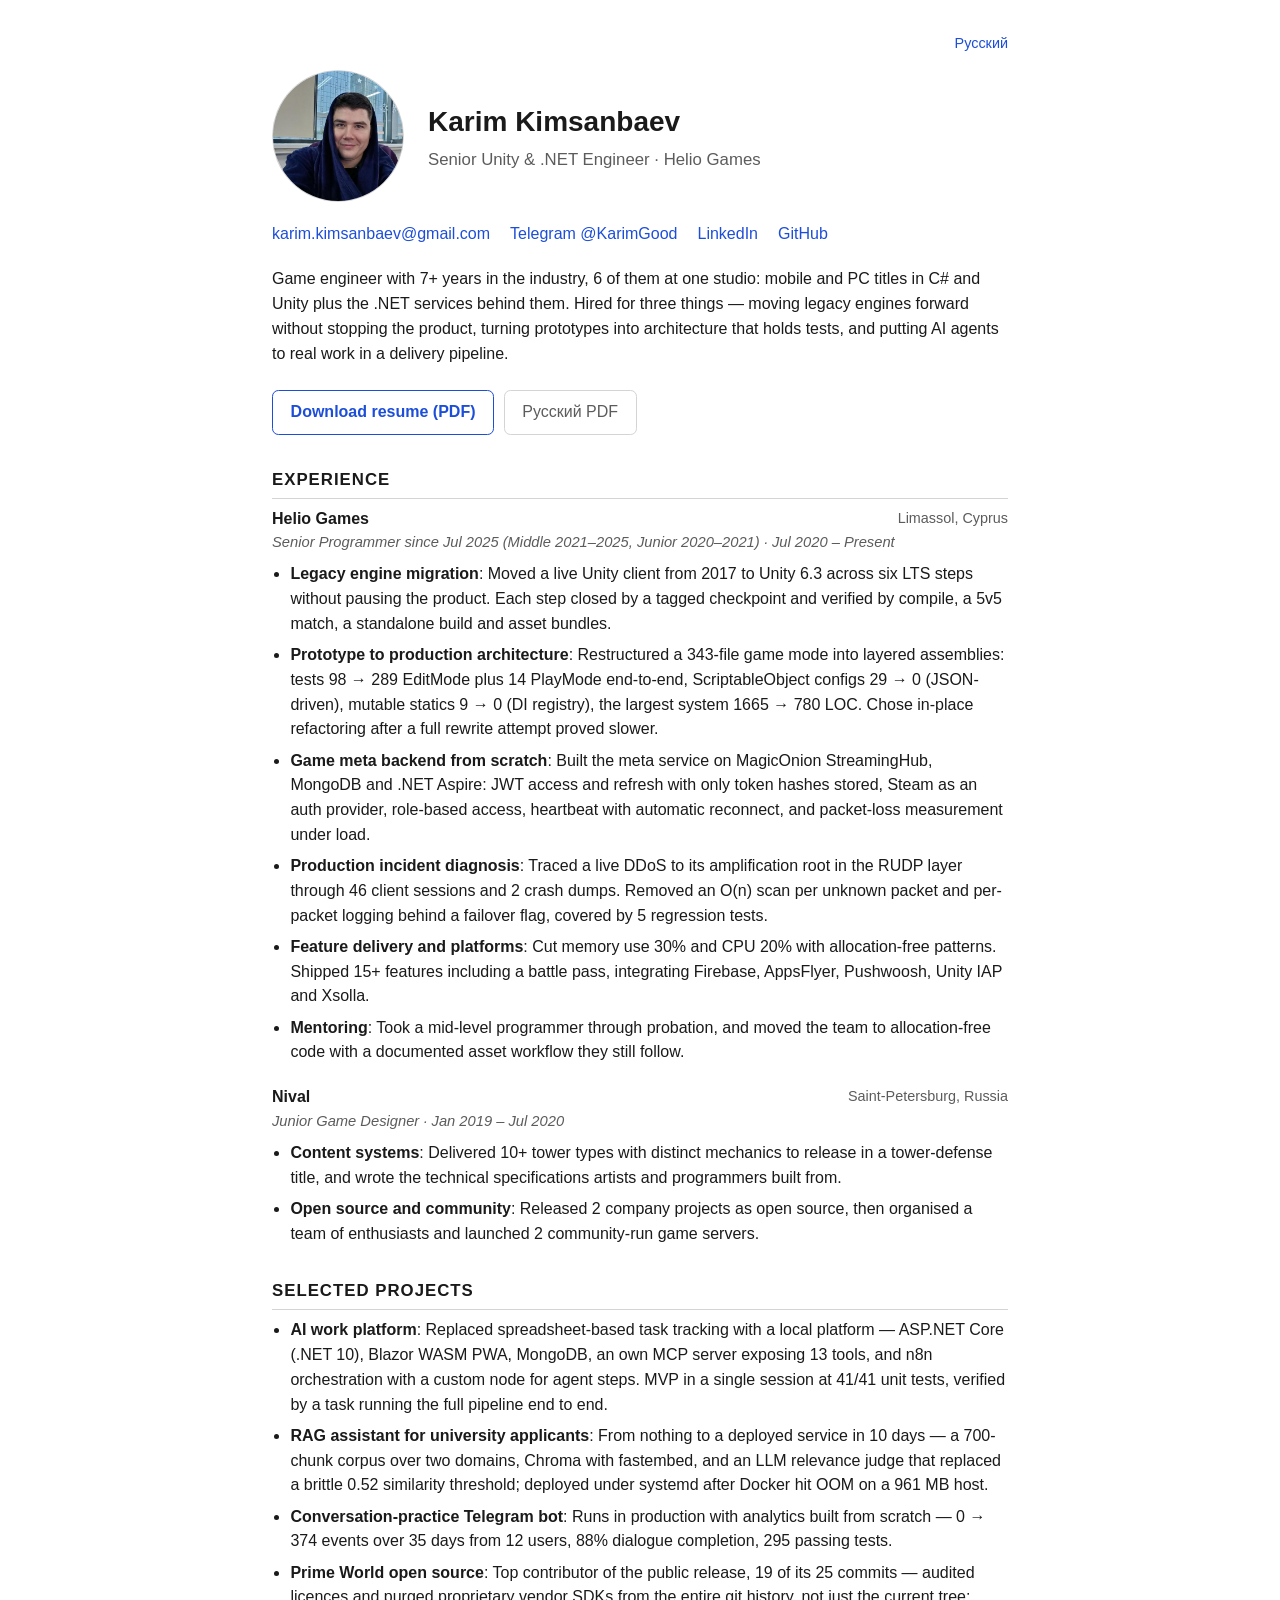
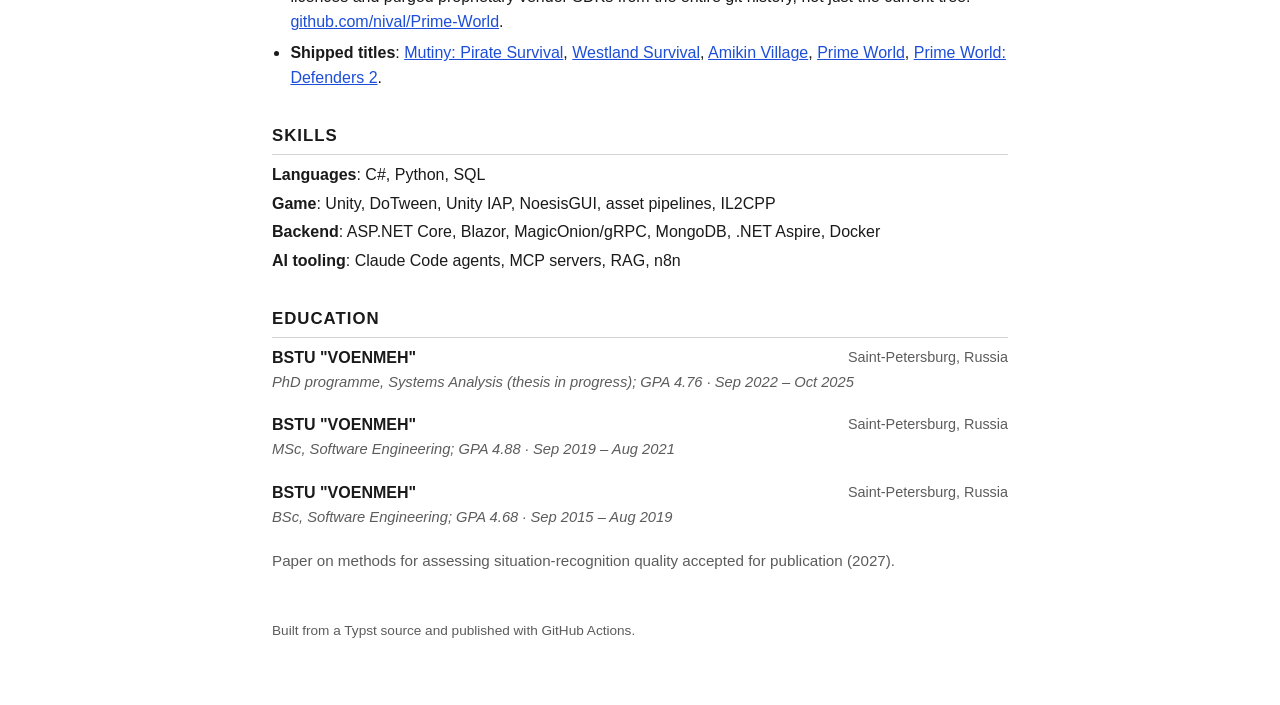
<file: site/index.html>
<!doctype html>
<html lang="en">
<head>
<meta charset="utf-8">
<meta name="viewport" content="width=device-width, initial-scale=1">
<title>Karim Kimsanbaev — Senior Unity &amp; .NET Engineer</title>
<meta name="description" content="Karim Kimsanbaev — Senior Unity and .NET engineer at Helio Games. Legacy engine migrations, production architecture, AI agents in the delivery pipeline.">
<link rel="canonical" href="https://kimsanbaev-karim.github.io/">
<link rel="alternate" hreflang="en" href="https://kimsanbaev-karim.github.io/">
<link rel="alternate" hreflang="ru" href="https://kimsanbaev-karim.github.io/ru.html">
<link rel="alternate" hreflang="x-default" href="https://kimsanbaev-karim.github.io/">
<link rel="stylesheet" href="style.css">
</head>
<body>
<main>
  <nav class="lang"><a href="ru.html">Русский</a></nav>

  <div class="intro">
    <img src="avatar.jpg" width="460" height="460" alt="Karim Kimsanbaev">
    <div class="intro-text">
      <h1>Karim Kimsanbaev</h1>
      <p class="role">Senior Unity &amp; .NET Engineer · Helio Games</p>
    </div>
  </div>

  <ul class="contacts">
    <li><a href="mailto:karim.kimsanbaev@gmail.com">karim.kimsanbaev@gmail.com</a></li>
    <li><a href="https://t.me/KarimGood">Telegram @KarimGood</a></li>
    <li><a href="https://www.linkedin.com/in/karim-kimsanbaev-013851203/">LinkedIn</a></li>
    <li><a href="https://github.com/kimsanbaev-karim">GitHub</a></li>
  </ul>

  <p class="summary">Game engineer with 7+ years in the industry, 6 of them at one studio: mobile and PC titles in C# and Unity plus the .NET services behind them. Hired for three things — moving legacy engines forward without stopping the product, turning prototypes into architecture that holds tests, and putting AI agents to real work in a delivery pipeline.</p>

  <p class="downloads">
    <a class="download" href="Karim_Kimsanbaev_CV.pdf">Download resume (PDF)</a>
    <a class="download secondary" href="Karim_Kimsanbaev_CV_RU.pdf">Русский PDF</a>
  </p>

  <h2>Experience</h2>

  <div class="entry">
    <div class="entry-head">
      <strong>Helio Games</strong>
      <span class="entry-meta">Limassol, Cyprus</span>
    </div>
    <div class="entry-sub">Senior Programmer since Jul 2025 (Middle 2021–2025, Junior 2020–2021) · Jul 2020 – Present</div>
    <ul class="bullets">
      <li><strong>Legacy engine migration</strong>: Moved a live Unity client from 2017 to Unity 6.3 across six LTS steps without pausing the product. Each step closed by a tagged checkpoint and verified by compile, a 5v5 match, a standalone build and asset bundles.</li>
      <li><strong>Prototype to production architecture</strong>: Restructured a 343-file game mode into layered assemblies: tests 98 → 289 EditMode plus 14 PlayMode end-to-end, ScriptableObject configs 29 → 0 (JSON-driven), mutable statics 9 → 0 (DI registry), the largest system 1665 → 780 LOC. Chose in-place refactoring after a full rewrite attempt proved slower.</li>
      <li><strong>Game meta backend from scratch</strong>: Built the meta service on MagicOnion StreamingHub, MongoDB and .NET Aspire: JWT access and refresh with only token hashes stored, Steam as an auth provider, role-based access, heartbeat with automatic reconnect, and packet-loss measurement under load.</li>
      <li><strong>Production incident diagnosis</strong>: Traced a live DDoS to its amplification root in the RUDP layer through 46 client sessions and 2 crash dumps. Removed an O(n) scan per unknown packet and per-packet logging behind a failover flag, covered by 5 regression tests.</li>
      <li><strong>Feature delivery and platforms</strong>: Cut memory use 30% and CPU 20% with allocation-free patterns. Shipped 15+ features including a battle pass, integrating Firebase, AppsFlyer, Pushwoosh, Unity IAP and Xsolla.</li>
      <li><strong>Mentoring</strong>: Took a mid-level programmer through probation, and moved the team to allocation-free code with a documented asset workflow they still follow.</li>
    </ul>
  </div>

  <div class="entry">
    <div class="entry-head">
      <strong>Nival</strong>
      <span class="entry-meta">Saint-Petersburg, Russia</span>
    </div>
    <div class="entry-sub">Junior Game Designer · Jan 2019 – Jul 2020</div>
    <ul class="bullets">
      <li><strong>Content systems</strong>: Delivered 10+ tower types with distinct mechanics to release in a tower-defense title, and wrote the technical specifications artists and programmers built from.</li>
      <li><strong>Open source and community</strong>: Released 2 company projects as open source, then organised a team of enthusiasts and launched 2 community-run game servers.</li>
    </ul>
  </div>

  <h2>Selected Projects</h2>
  <ul class="bullets">
    <li><strong>AI work platform</strong>: Replaced spreadsheet-based task tracking with a local platform — ASP.NET Core (.NET 10), Blazor WASM PWA, MongoDB, an own MCP server exposing 13 tools, and n8n orchestration with a custom node for agent steps. MVP in a single session at 41/41 unit tests, verified by a task running the full pipeline end to end.</li>
    <li><strong>RAG assistant for university applicants</strong>: From nothing to a deployed service in 10 days — a 700-chunk corpus over two domains, Chroma with fastembed, and an LLM relevance judge that replaced a brittle 0.52 similarity threshold; deployed under systemd after Docker hit OOM on a 961 MB host.</li>
    <li><strong>Conversation-practice Telegram bot</strong>: Runs in production with analytics built from scratch — 0 → 374 events over 35 days from 12 users, 88% dialogue completion, 295 passing tests.</li>
    <li><strong>Prime World open source</strong>: Top contributor of the public release, 19 of its 25 commits — audited licences and purged proprietary vendor SDKs from the entire git history, not just the current tree: <a href="https://github.com/nival/Prime-World">github.com/nival/Prime-World</a>.</li>
    <li><strong>Shipped titles</strong>: <a href="https://apps.apple.com/us/app/mutiny-pirate-survival-rpg/id1490838880">Mutiny: Pirate Survival</a>, <a href="https://heliogames.com/westland-survival">Westland Survival</a>, <a href="https://apps.apple.com/us/app/amikin-village-magic-sim-rpg/id6478102304">Amikin Village</a>, <a href="https://store.steampowered.com/app/235340/Prime_World/">Prime World</a>, <a href="https://store.steampowered.com/app/429540/Prime_World_Defenders_2/">Prime World: Defenders 2</a>.</li>
  </ul>

  <h2>Skills</h2>
  <div class="skills">
    <p><strong>Languages</strong>: C#, Python, SQL</p>
    <p><strong>Game</strong>: Unity, DoTween, Unity IAP, NoesisGUI, asset pipelines, IL2CPP</p>
    <p><strong>Backend</strong>: ASP.NET Core, Blazor, MagicOnion/gRPC, MongoDB, .NET Aspire, Docker</p>
    <p><strong>AI tooling</strong>: Claude Code agents, MCP servers, RAG, n8n</p>
  </div>

  <h2>Education</h2>

  <div class="entry">
    <div class="entry-head">
      <strong>BSTU "VOENMEH"</strong>
      <span class="entry-meta">Saint-Petersburg, Russia</span>
    </div>
    <div class="entry-sub">PhD programme, Systems Analysis (thesis in progress); GPA 4.76 · Sep 2022 – Oct 2025</div>
  </div>

  <div class="entry">
    <div class="entry-head">
      <strong>BSTU "VOENMEH"</strong>
      <span class="entry-meta">Saint-Petersburg, Russia</span>
    </div>
    <div class="entry-sub">MSc, Software Engineering; GPA 4.88 · Sep 2019 – Aug 2021</div>
  </div>

  <div class="entry">
    <div class="entry-head">
      <strong>BSTU "VOENMEH"</strong>
      <span class="entry-meta">Saint-Petersburg, Russia</span>
    </div>
    <div class="entry-sub">BSc, Software Engineering; GPA 4.68 · Sep 2015 – Aug 2019</div>
  </div>

  <p class="note">Paper on methods for assessing situation-recognition quality accepted for publication (2027).</p>

  <footer>Built from a Typst source and published with GitHub Actions.</footer>
</main>
</body>
</html>
</file>
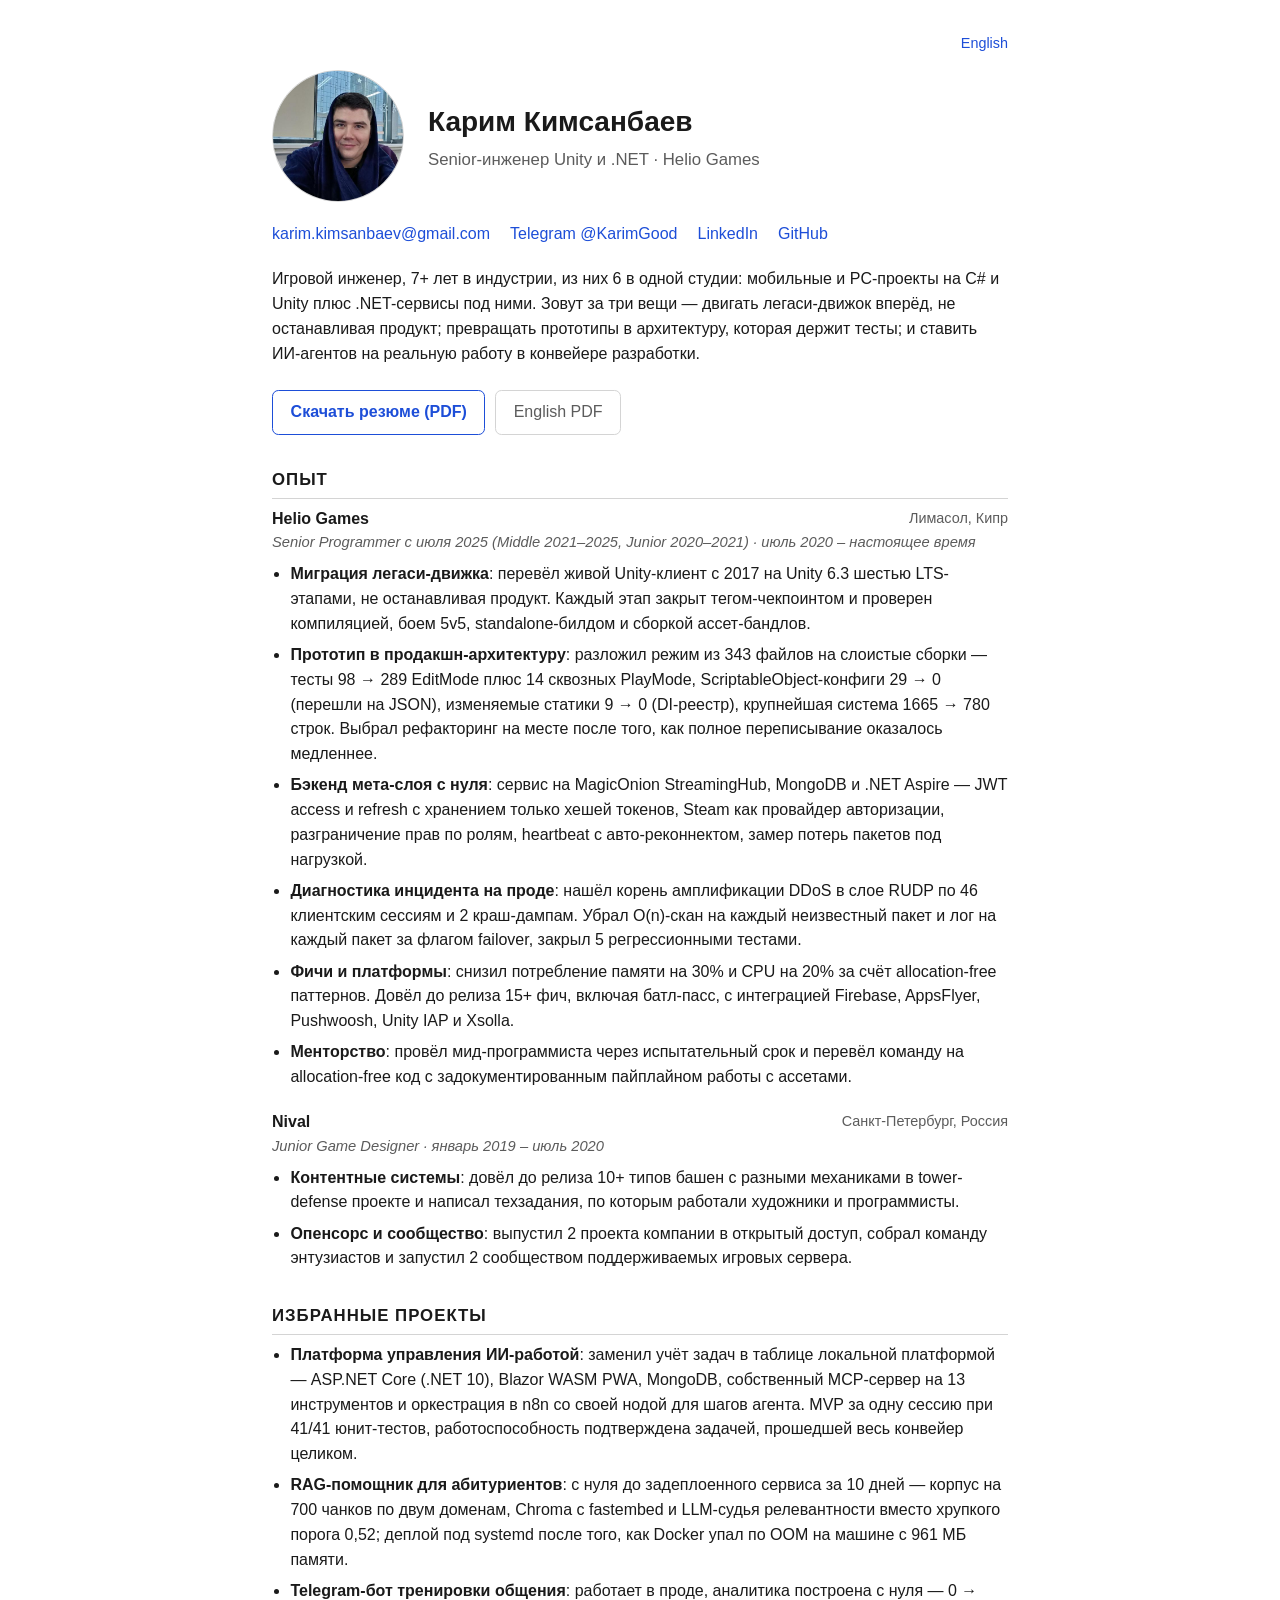
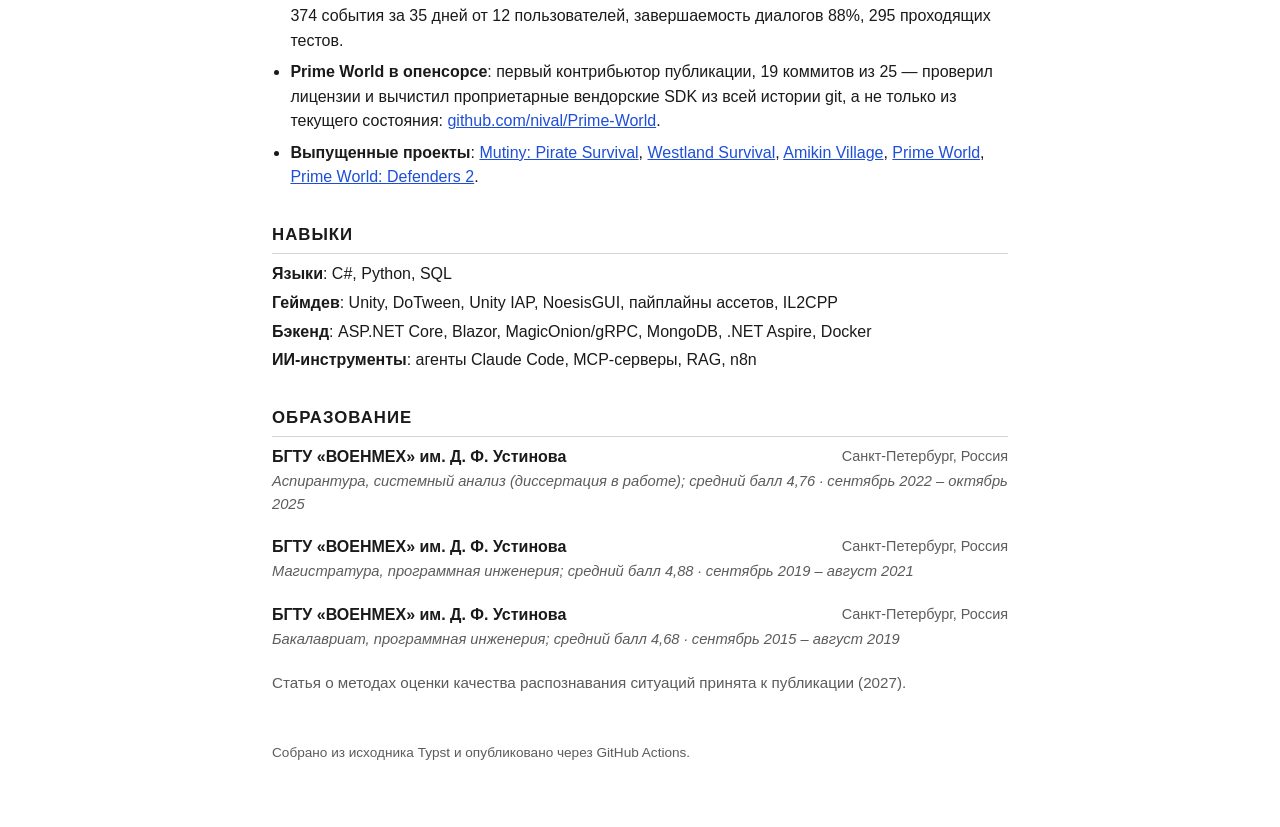
<file: site/ru.html>
<!doctype html>
<html lang="ru">
<head>
<meta charset="utf-8">
<meta name="viewport" content="width=device-width, initial-scale=1">
<title>Карим Кимсанбаев — senior-инженер Unity и .NET</title>
<meta name="description" content="Карим Кимсанбаев — senior-инженер Unity и .NET в Helio Games. Миграции легаси-движков, продакшн-архитектура, ИИ-агенты в конвейере разработки.">
<link rel="canonical" href="https://kimsanbaev-karim.github.io/ru.html">
<link rel="alternate" hreflang="en" href="https://kimsanbaev-karim.github.io/">
<link rel="alternate" hreflang="ru" href="https://kimsanbaev-karim.github.io/ru.html">
<link rel="alternate" hreflang="x-default" href="https://kimsanbaev-karim.github.io/">
<link rel="stylesheet" href="style.css">
</head>
<body>
<main>
  <nav class="lang"><a href="index.html">English</a></nav>

  <div class="intro">
    <img src="avatar.jpg" width="460" height="460" alt="Карим Кимсанбаев">
    <div class="intro-text">
      <h1>Карим Кимсанбаев</h1>
      <p class="role">Senior-инженер Unity и .NET · Helio Games</p>
    </div>
  </div>

  <ul class="contacts">
    <li><a href="mailto:karim.kimsanbaev@gmail.com">karim.kimsanbaev@gmail.com</a></li>
    <li><a href="https://t.me/KarimGood">Telegram @KarimGood</a></li>
    <li><a href="https://www.linkedin.com/in/karim-kimsanbaev-013851203/">LinkedIn</a></li>
    <li><a href="https://github.com/kimsanbaev-karim">GitHub</a></li>
  </ul>

  <p class="summary">Игровой инженер, 7+ лет в индустрии, из них 6 в одной студии: мобильные и PC-проекты на C# и Unity плюс .NET-сервисы под ними. Зовут за три вещи — двигать легаси-движок вперёд, не останавливая продукт; превращать прототипы в архитектуру, которая держит тесты; и ставить ИИ-агентов на реальную работу в конвейере разработки.</p>

  <p class="downloads">
    <a class="download" href="Karim_Kimsanbaev_CV_RU.pdf">Скачать резюме (PDF)</a>
    <a class="download secondary" href="Karim_Kimsanbaev_CV.pdf">English PDF</a>
  </p>

  <h2>Опыт</h2>

  <div class="entry">
    <div class="entry-head">
      <strong>Helio Games</strong>
      <span class="entry-meta">Лимасол, Кипр</span>
    </div>
    <div class="entry-sub">Senior Programmer с июля 2025 (Middle 2021–2025, Junior 2020–2021) · июль 2020 – настоящее время</div>
    <ul class="bullets">
      <li><strong>Миграция легаси-движка</strong>: перевёл живой Unity-клиент с 2017 на Unity 6.3 шестью LTS-этапами, не останавливая продукт. Каждый этап закрыт тегом-чекпоинтом и проверен компиляцией, боем 5v5, standalone-билдом и сборкой ассет-бандлов.</li>
      <li><strong>Прототип в продакшн-архитектуру</strong>: разложил режим из 343 файлов на слоистые сборки — тесты 98 → 289 EditMode плюс 14 сквозных PlayMode, ScriptableObject-конфиги 29 → 0 (перешли на JSON), изменяемые статики 9 → 0 (DI-реестр), крупнейшая система 1665 → 780 строк. Выбрал рефакторинг на месте после того, как полное переписывание оказалось медленнее.</li>
      <li><strong>Бэкенд мета-слоя с нуля</strong>: сервис на MagicOnion StreamingHub, MongoDB и .NET Aspire — JWT access и refresh с хранением только хешей токенов, Steam как провайдер авторизации, разграничение прав по ролям, heartbeat с авто-реконнектом, замер потерь пакетов под нагрузкой.</li>
      <li><strong>Диагностика инцидента на проде</strong>: нашёл корень амплификации DDoS в слое RUDP по 46 клиентским сессиям и 2 краш-дампам. Убрал O(n)-скан на каждый неизвестный пакет и лог на каждый пакет за флагом failover, закрыл 5 регрессионными тестами.</li>
      <li><strong>Фичи и платформы</strong>: снизил потребление памяти на 30% и CPU на 20% за счёт allocation-free паттернов. Довёл до релиза 15+ фич, включая батл-пасс, с интеграцией Firebase, AppsFlyer, Pushwoosh, Unity IAP и Xsolla.</li>
      <li><strong>Менторство</strong>: провёл мид-программиста через испытательный срок и перевёл команду на allocation-free код с задокументированным пайплайном работы с ассетами.</li>
    </ul>
  </div>

  <div class="entry">
    <div class="entry-head">
      <strong>Nival</strong>
      <span class="entry-meta">Санкт-Петербург, Россия</span>
    </div>
    <div class="entry-sub">Junior Game Designer · январь 2019 – июль 2020</div>
    <ul class="bullets">
      <li><strong>Контентные системы</strong>: довёл до релиза 10+ типов башен с разными механиками в tower-defense проекте и написал техзадания, по которым работали художники и программисты.</li>
      <li><strong>Опенсорс и сообщество</strong>: выпустил 2 проекта компании в открытый доступ, собрал команду энтузиастов и запустил 2 сообществом поддерживаемых игровых сервера.</li>
    </ul>
  </div>

  <h2>Избранные проекты</h2>
  <ul class="bullets">
    <li><strong>Платформа управления ИИ-работой</strong>: заменил учёт задач в таблице локальной платформой — ASP.NET Core (.NET 10), Blazor WASM PWA, MongoDB, собственный MCP-сервер на 13 инструментов и оркестрация в n8n со своей нодой для шагов агента. MVP за одну сессию при 41/41 юнит-тестов, работоспособность подтверждена задачей, прошедшей весь конвейер целиком.</li>
    <li><strong>RAG-помощник для абитуриентов</strong>: с нуля до задеплоенного сервиса за 10 дней — корпус на 700 чанков по двум доменам, Chroma с fastembed и LLM-судья релевантности вместо хрупкого порога 0,52; деплой под systemd после того, как Docker упал по OOM на машине с 961 МБ памяти.</li>
    <li><strong>Telegram-бот тренировки общения</strong>: работает в проде, аналитика построена с нуля — 0 → 374 события за 35 дней от 12 пользователей, завершаемость диалогов 88%, 295 проходящих тестов.</li>
    <li><strong>Prime World в опенсорсе</strong>: первый контрибьютор публикации, 19 коммитов из 25 — проверил лицензии и вычистил проприетарные вендорские SDK из всей истории git, а не только из текущего состояния: <a href="https://github.com/nival/Prime-World">github.com/nival/Prime-World</a>.</li>
    <li><strong>Выпущенные проекты</strong>: <a href="https://apps.apple.com/us/app/mutiny-pirate-survival-rpg/id1490838880">Mutiny: Pirate Survival</a>, <a href="https://heliogames.com/westland-survival">Westland Survival</a>, <a href="https://apps.apple.com/us/app/amikin-village-magic-sim-rpg/id6478102304">Amikin Village</a>, <a href="https://store.steampowered.com/app/235340/Prime_World/">Prime World</a>, <a href="https://store.steampowered.com/app/429540/Prime_World_Defenders_2/">Prime World: Defenders 2</a>.</li>
  </ul>

  <h2>Навыки</h2>
  <div class="skills">
    <p><strong>Языки</strong>: C#, Python, SQL</p>
    <p><strong>Геймдев</strong>: Unity, DoTween, Unity IAP, NoesisGUI, пайплайны ассетов, IL2CPP</p>
    <p><strong>Бэкенд</strong>: ASP.NET Core, Blazor, MagicOnion/gRPC, MongoDB, .NET Aspire, Docker</p>
    <p><strong>ИИ-инструменты</strong>: агенты Claude Code, MCP-серверы, RAG, n8n</p>
  </div>

  <h2>Образование</h2>

  <div class="entry">
    <div class="entry-head">
      <strong>БГТУ «ВОЕНМЕХ» им. Д. Ф. Устинова</strong>
      <span class="entry-meta">Санкт-Петербург, Россия</span>
    </div>
    <div class="entry-sub">Аспирантура, системный анализ (диссертация в работе); средний балл 4,76 · сентябрь 2022 – октябрь 2025</div>
  </div>

  <div class="entry">
    <div class="entry-head">
      <strong>БГТУ «ВОЕНМЕХ» им. Д. Ф. Устинова</strong>
      <span class="entry-meta">Санкт-Петербург, Россия</span>
    </div>
    <div class="entry-sub">Магистратура, программная инженерия; средний балл 4,88 · сентябрь 2019 – август 2021</div>
  </div>

  <div class="entry">
    <div class="entry-head">
      <strong>БГТУ «ВОЕНМЕХ» им. Д. Ф. Устинова</strong>
      <span class="entry-meta">Санкт-Петербург, Россия</span>
    </div>
    <div class="entry-sub">Бакалавриат, программная инженерия; средний балл 4,68 · сентябрь 2015 – август 2019</div>
  </div>

  <p class="note">Статья о методах оценки качества распознавания ситуаций принята к публикации (2027).</p>

  <footer>Собрано из исходника Typst и опубликовано через GitHub Actions.</footer>
</main>
</body>
</html>
</file>
<file: site/style.css>
:root {
  --bg: #ffffff;
  --fg: #1a1a1a;
  --muted: #5c5c5c;
  --rule: #d4d4d4;
  --accent: #1d4ed8;
}

@media (prefers-color-scheme: dark) {
  :root {
    --bg: #14161a;
    --fg: #e8e8e8;
    --muted: #a0a4ad;
    --rule: #333842;
    --accent: #7aa2ff;
  }
}

* { box-sizing: border-box; }

body {
  margin: 0;
  padding: 2rem 1.25rem 4rem;
  background: var(--bg);
  color: var(--fg);
  font: 16px/1.55 -apple-system, "Segoe UI", Roboto, Helvetica, Arial, sans-serif;
}

main { max-width: 46rem; margin: 0 auto; }

.lang { margin-bottom: 1rem; text-align: right; font-size: .9rem; }
.lang a { color: var(--accent); text-decoration: none; }
.lang a:hover { text-decoration: underline; }

.intro { display: flex; align-items: center; gap: 1.5rem; flex-wrap: wrap; margin-bottom: 1.25rem; }

.intro img {
  width: 132px;
  height: 132px;
  border-radius: 50%;
  object-fit: cover;
  border: 1px solid var(--rule);
  flex-shrink: 0;
}

.intro-text { min-width: 0; flex: 1 1 18rem; }

h1 { font-size: 1.75rem; margin: 0 0 .25rem; }
.role { color: var(--muted); font-size: 1.05rem; margin: 0; }

.contacts { display: flex; flex-wrap: wrap; gap: .5rem 1.25rem; margin: 0 0 1.25rem; padding: 0; list-style: none; }
.contacts a { color: var(--accent); text-decoration: none; }
.contacts a:hover { text-decoration: underline; }

.summary { margin: 0 0 1.5rem; }

.downloads { display: flex; flex-wrap: wrap; gap: .6rem; margin: 0 0 1.5rem; }

.download {
  display: inline-block;
  padding: .55rem 1.1rem;
  border: 1px solid var(--accent);
  border-radius: .4rem;
  color: var(--accent);
  text-decoration: none;
  font-weight: 600;
}

.download:hover { background: var(--accent); color: var(--bg); }
.download.secondary { border-color: var(--rule); color: var(--muted); font-weight: 400; }
.download.secondary:hover { background: var(--rule); color: var(--fg); }

h2 {
  font-size: 1.05rem;
  text-transform: uppercase;
  letter-spacing: .06em;
  margin: 2rem 0 .5rem;
  padding-bottom: .3rem;
  border-bottom: 1px solid var(--rule);
}

.entry { margin: 0 0 1.25rem; }
.entry-head { display: flex; flex-wrap: wrap; justify-content: space-between; gap: .25rem 1rem; }
.entry-head strong { font-size: 1rem; }
.entry-meta { color: var(--muted); font-size: .9rem; }
.entry-sub { color: var(--muted); font-size: .92rem; font-style: italic; }

ul.bullets { margin: .5rem 0 0; padding-left: 1.15rem; }
ul.bullets li { margin-bottom: .4rem; }

.skills p { margin: .25rem 0; }
.note { color: var(--muted); font-size: .95rem; }

a { color: var(--accent); }

footer { margin-top: 3rem; color: var(--muted); font-size: .85rem; }
</file>
